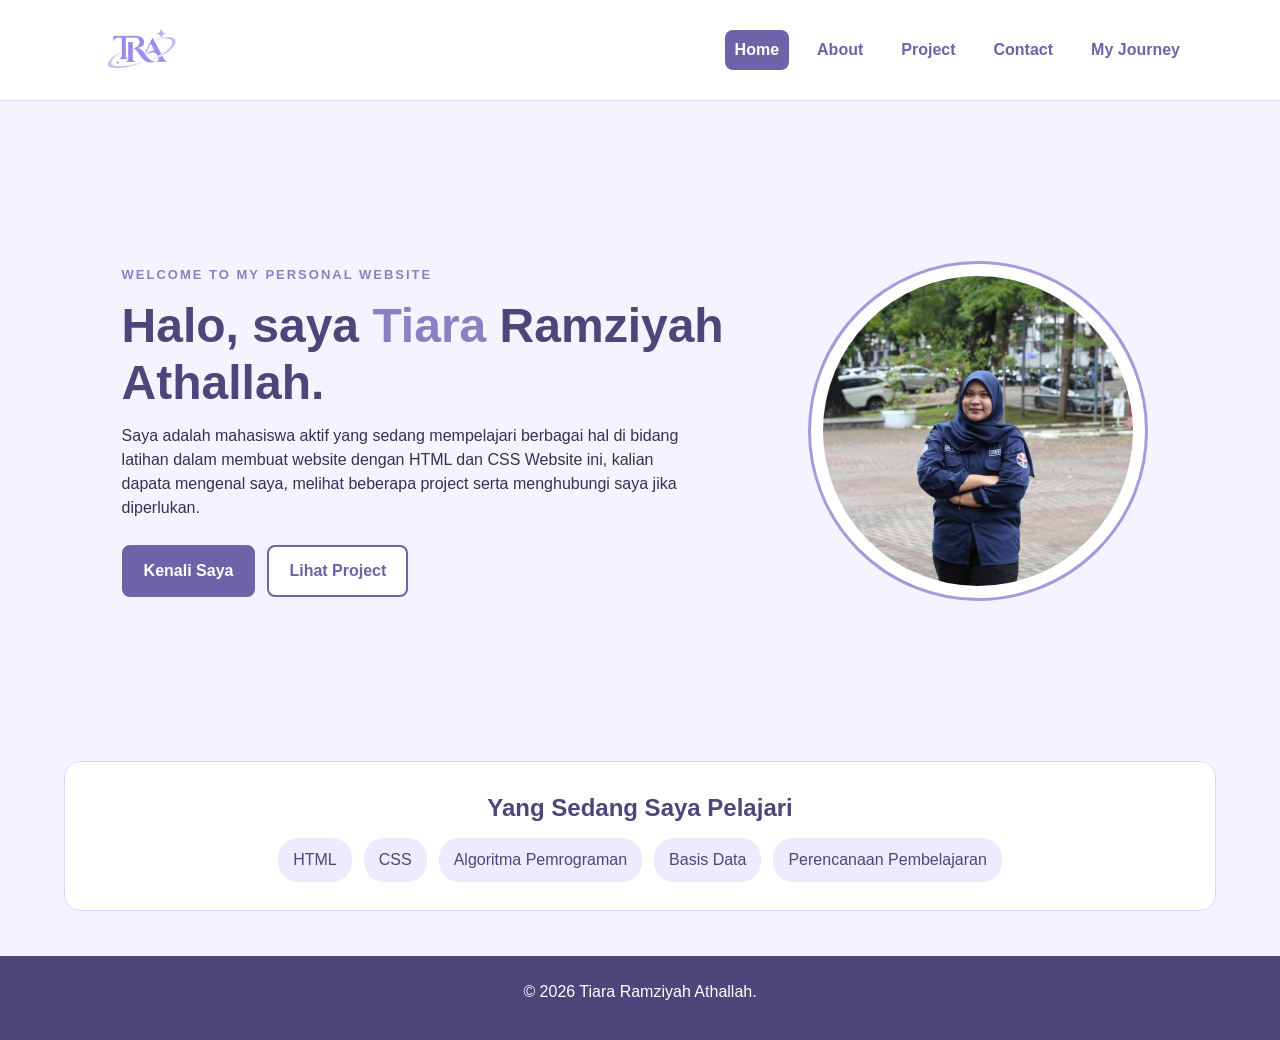
<file: index.html>
<!doctype html>
<html lang="id">
  <head>
    <meta charset="UTF-8" />
    <meta name="viewport" content="width=device-width, initial-scale=1.0" />
    <title>Home</title>
    <link rel="stylesheet" href="style.css" />
  </head>
  <body>
    <header id="header">
      <nav class="navbar">
        <img src="assets/TRA.png" alt="logo TRA" class="logo-TRA" />
        <div class="nav-links">
          <a class="active" href="index.html">Home</a>
          <a href="About.html">About</a>
          <a href="Project.html">Project</a>
          <a href="Contact.html">Contact</a>
          <a href="My%20Journey.html">My Journey</a>
        </div>
      </nav>
    </header>

    <main class="page-container">
      <section class="hero">
        <div class="hero-text">
          <p class="small-title">WELCOME TO MY PERSONAL WEBSITE</p>
          <h1>Halo, saya <span>Tiara</span> Ramziyah Athallah.</h1>
          <p class="description">
            Saya adalah mahasiswa aktif yang sedang mempelajari berbagai hal di bidang latihan dalam membuat website dengan HTML dan CSS 
            Website ini, kalian dapata mengenal saya, melihat beberapa project serta menghubungi saya jika diperlukan.</p>
          <div class="hero-buttons">
            <a class="button primary-button" href="About.html">Kenali Saya</a>
            <a class="button secondary-button" href="Project.html"
              >Lihat Project</a
            >
          </div>
        </div>

        <div class="hero-photo">
          <img src="assets/foto profile.JPG" alt="Foto profil Tiara" />
        </div>
      </section>

      <section class="section-box">
        <h2>Yang Sedang Saya Pelajari</h2>
        <div class="skill-list">
          <span>HTML</span>
          <span>CSS</span>
          <span>Algoritma Pemrograman</span>
          <span>Basis Data</span>
          <span>Perencanaan Pembelajaran</span>
        </div>
      </section>
    </main>

    <footer>
      <p>&copy; 2026 Tiara Ramziyah Athallah.</p>
    </footer>
  </body>
</html>
</file>
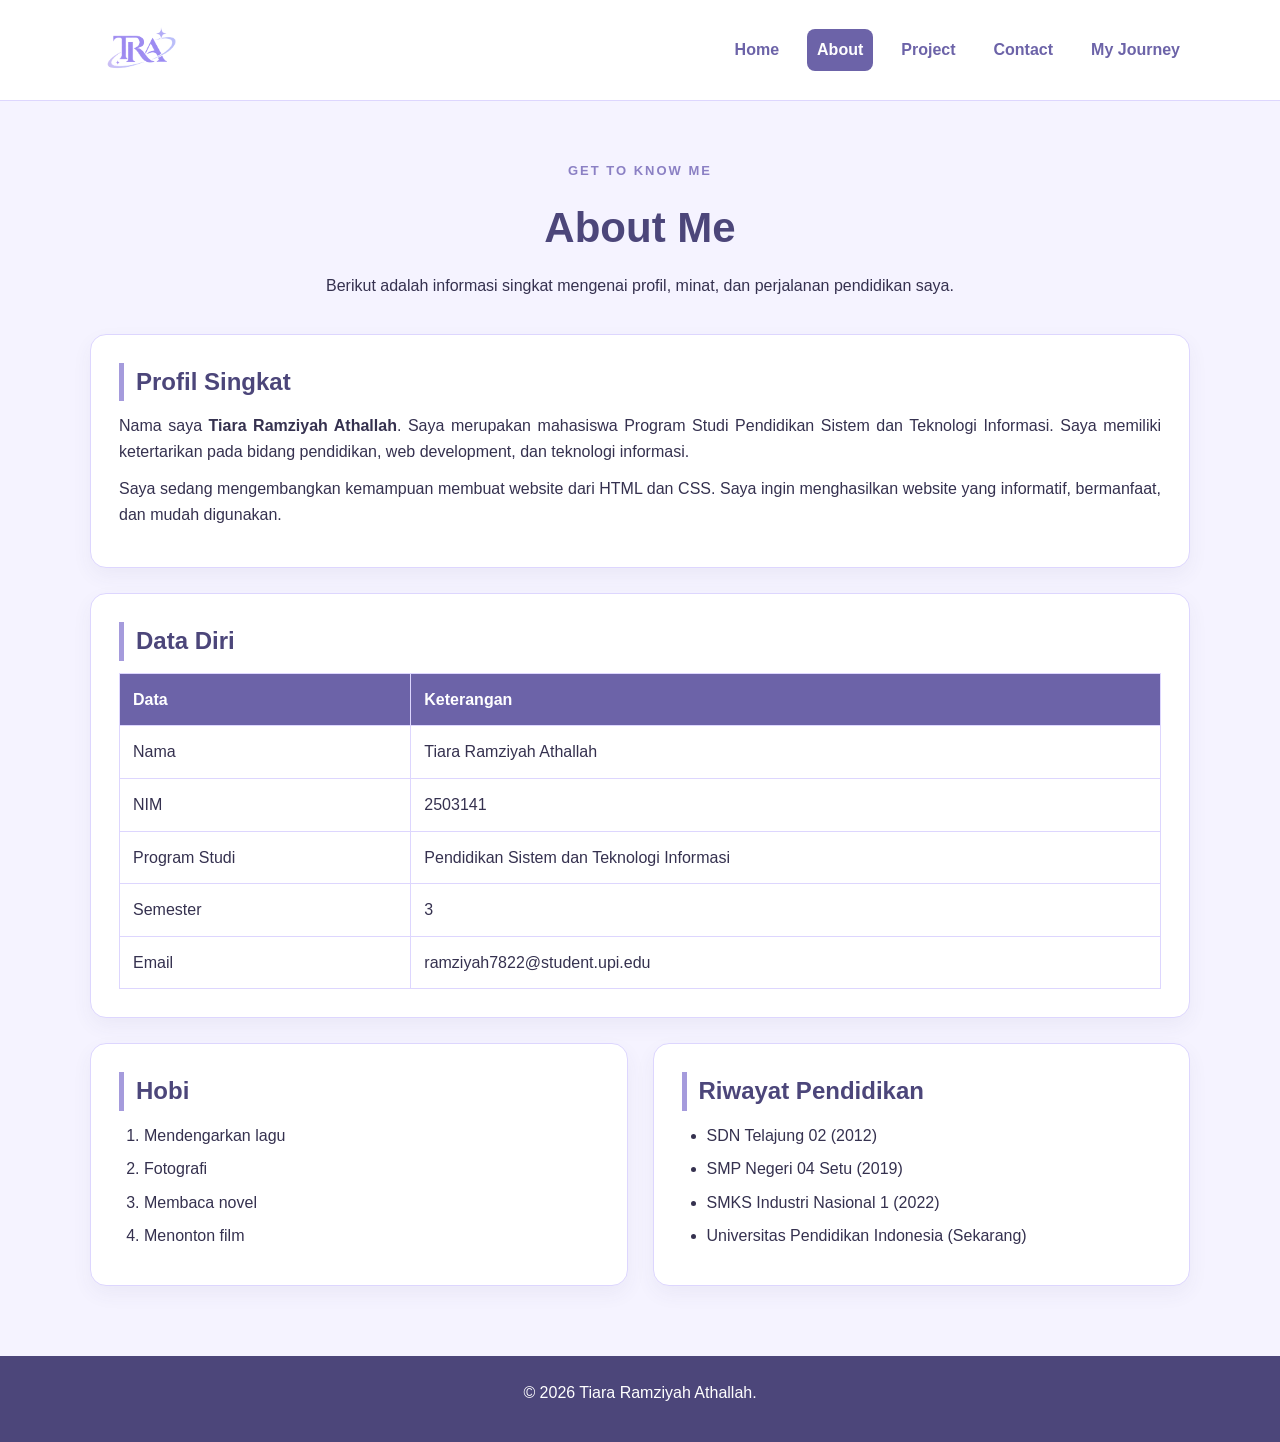
<file: About.html>
<!doctype html>
<html lang="id">
  <head>
    <meta charset="UTF-8" />
    <meta name="viewport" content="width=device-width, initial-scale=1.0" />
    <title>About</title>
    <link rel="stylesheet" href="about.css" />
  </head>
  <body>
    <header id="header">
      <nav class="navbar">
        <img src="assets/TRA.png" alt="logo TRA" class="logo-TRA" />
        <div class="nav-links">
          <a href="index.html">Home</a>
          <a class="active" href="About.html">About</a>
          <a href="Project.html">Project</a>
          <a href="Contact.html">Contact</a>
          <a href="My%20Journey.html">My Journey</a>
        </div>
      </nav>
    </header>

    <main class="page-container">
      <section class="page-heading">
        <p class="small-title">GET TO KNOW ME</p>
        <h1>About Me</h1>
        <p>
          Berikut adalah informasi singkat mengenai profil, minat, dan
          perjalanan pendidikan saya.
        </p>
      </section>

      <section class="about-card">
        <h2>Profil Singkat</h2>
        <p>
          Nama saya <strong>Tiara Ramziyah Athallah</strong>. Saya merupakan
          mahasiswa Program Studi Pendidikan Sistem dan Teknologi Informasi.
          Saya memiliki ketertarikan pada bidang pendidikan, web development,
          dan teknologi informasi.
        </p>
        <p>
          Saya sedang mengembangkan kemampuan membuat website dari HTML dan CSS.
          Saya ingin menghasilkan website yang informatif, bermanfaat, dan mudah
          digunakan.
        </p>
      </section>

      <section class="about-card">
        <h2>Data Diri</h2>
        <div class="table-wrapper">
          <table>
            <tr>
              <th>Data</th>
              <th>Keterangan</th>
            </tr>
            <tr>
              <td>Nama</td>
              <td>Tiara Ramziyah Athallah</td>
            </tr>
            <tr>
              <td>NIM</td>
              <td>2503141</td>
            </tr>
            <tr>
              <td>Program Studi</td>
              <td>Pendidikan Sistem dan Teknologi Informasi</td>
            </tr>
            <tr>
              <td>Semester</td>
              <td>3</td>
            </tr>
            <tr>
              <td>Email</td>
              <td>
              <a href="https://mail.google.com/mail/u/3/#inbox">ramziyah7822@student.upi.edu</a>
              </td>
            </tr>
          </table>
        </div>
      </section>

      <section class="two-column">
        <div class="about-card">
          <h2>Hobi</h2>
          <ol>
            <li>Mendengarkan lagu</li>
            <li>Fotografi</li>
            <li>Membaca novel</li>
            <li>Menonton film</li>
          </ol>
        </div>

        <div class="about-card">
          <h2>Riwayat Pendidikan</h2>
          <ul>
            <li>SDN Telajung 02 (2012)</li>
            <li>SMP Negeri 04 Setu (2019)</li>
            <li>SMKS Industri Nasional 1 (2022)</li>
            <li>Universitas Pendidikan Indonesia (Sekarang)</li>
          </ul>
        </div>
      </section>
    </main>

    <footer>
      <p>&copy; 2026 Tiara Ramziyah Athallah.</p>
    </footer>
  </body>
</html>
</file>
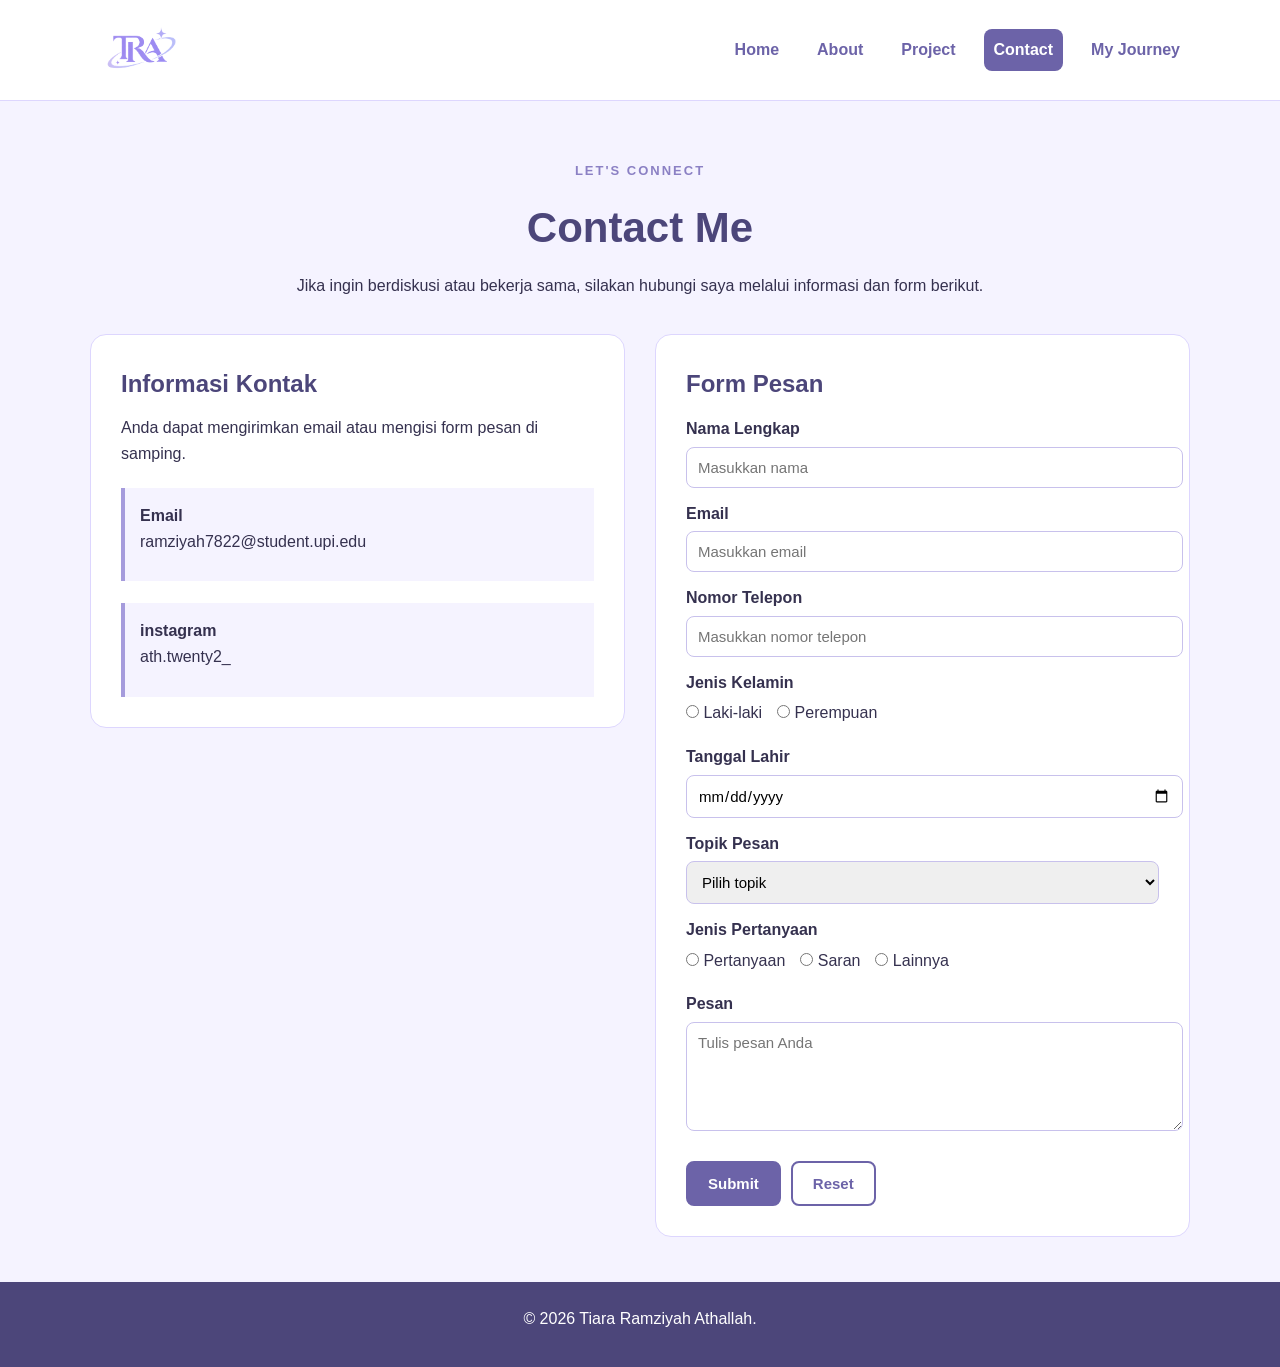
<file: Contact.html>
<!doctype html>
<html lang="id">
  <head>
    <meta charset="UTF-8" />
    <meta name="viewport" content="width=device-width, initial-scale=1.0" />
    <title>Contact</title>
    <link rel="stylesheet" href="contact.css" />
  </head>
  <body>
    <header id="header">
      <nav class="navbar">
        <img src="assets/TRA.png" alt="logo TRA" class="logo-TRA" />
        <div class="nav-links">
          <a href="index.html">Home</a>
          <a href="About.html">About</a>
          <a href="Project.html">Project</a>
          <a class="active" href="Contact.html">Contact</a>
          <a href="My%20Journey.html">My Journey</a>
        </div>
      </nav>
    </header>

    <main class="page-container">
      <section class="page-heading">
        <p class="small-title">LET'S CONNECT</p>
        <h1>Contact Me</h1>
        <p>
          Jika ingin berdiskusi atau bekerja sama, silakan hubungi saya melalui
          informasi dan form berikut.
        </p>
      </section>

      <section class="contact-layout">
        <div class="contact-info">
          <h2>Informasi Kontak</h2>
          <p>
            Anda dapat mengirimkan email atau mengisi form pesan di samping.
          </p>

          <div class="contact-item">
            <strong>Email</strong>
            <p>
              <a href="https://mail.google.com/mail/u/3/#inbox">ramziyah7822@student.upi.edu</a>

              </p>
          </div>

          <div class="contact-item">
            <strong>instagram</strong>
            <p>
              <a href ="https://www.instagram.com/ath.twenty2_/">ath.twenty2_</a>
            </p>
          </div>
        </div>

        <form class="contact-form">
          <h2>Form Pesan</h2>

          <label for="nama">Nama Lengkap</label>
          <input
            id="nama"
            type="text"
            name="nama"
            placeholder="Masukkan nama"
            required
          />

          <label for="email">Email</label>
          <input
            id="email"
            type="email"
            name="email"
            placeholder="Masukkan email"
            required
          />

          <label for="telepon">Nomor Telepon</label>
          <input
            id="telepon"
            type="tel"
            name="nomor_telepon"
            placeholder="Masukkan nomor telepon"
          />

          <label>Jenis Kelamin</label>
          <div class="radio-group">
            <label><input type="radio" name="jk" value="L" /> Laki-laki</label>
            <label><input type="radio" name="jk" value="P" /> Perempuan</label>
          </div>

          <label for="tanggal">Tanggal Lahir</label>
          <input id="tanggal" type="date" name="tanggal_lahir" />

          <label for="topik">Topik Pesan</label>
          <select id="topik" name="topik_pesan">
            <option value="">Pilih topik</option>
            <option value="Diskusi">Diskusi</option>
            <option value="Belajar">Belajar</option>
            <option value="Pekerjaan">Pekerjaan</option>
          </select>

          <label>Jenis Pertanyaan</label>
          <div class="radio-group">
            <label
              ><input type="radio" name="pertanyaan" value="Pertanyaan" />
              Pertanyaan</label
            >
            <label
              ><input type="radio" name="Saran" value="Saran" /> Saran</label
            >
            <label
              ><input type="radio" name="Lainnya" value="Lainnya" />
              Lainnya</label
            >
          </div>

          <label for="pesan">Pesan</label>
          <textarea
            id="pesan"
            name="pesan"
            rows="5"
            placeholder="Tulis pesan Anda"
          ></textarea>

          <div class="form-buttons">
            <input class="button primary-button" type="submit" value="Submit" />
            <input class="button secondary-button" type="reset" value="Reset" />
          </div>
        </form>
      </section>
    </main>

    <footer>
      <p>&copy; 2026 Tiara Ramziyah Athallah.</p>
    </footer>
  </body>
</html>
</file>
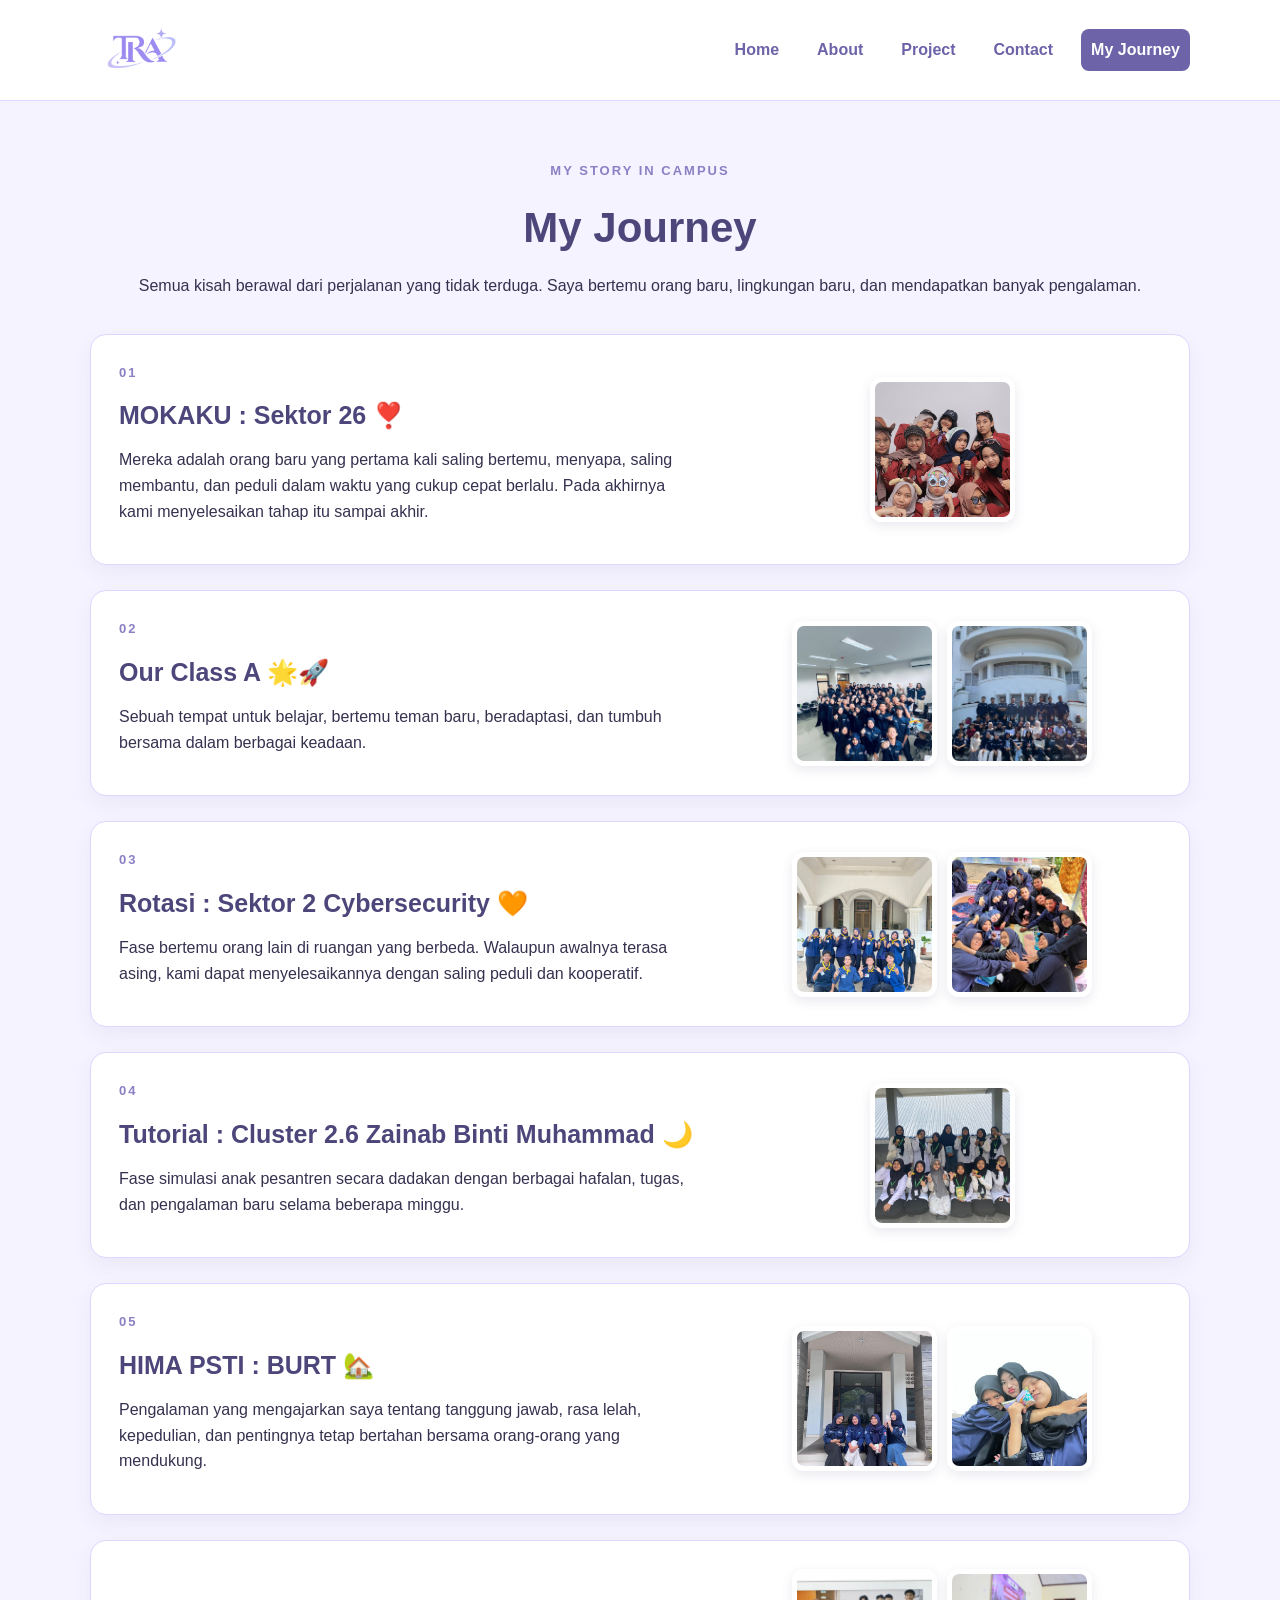
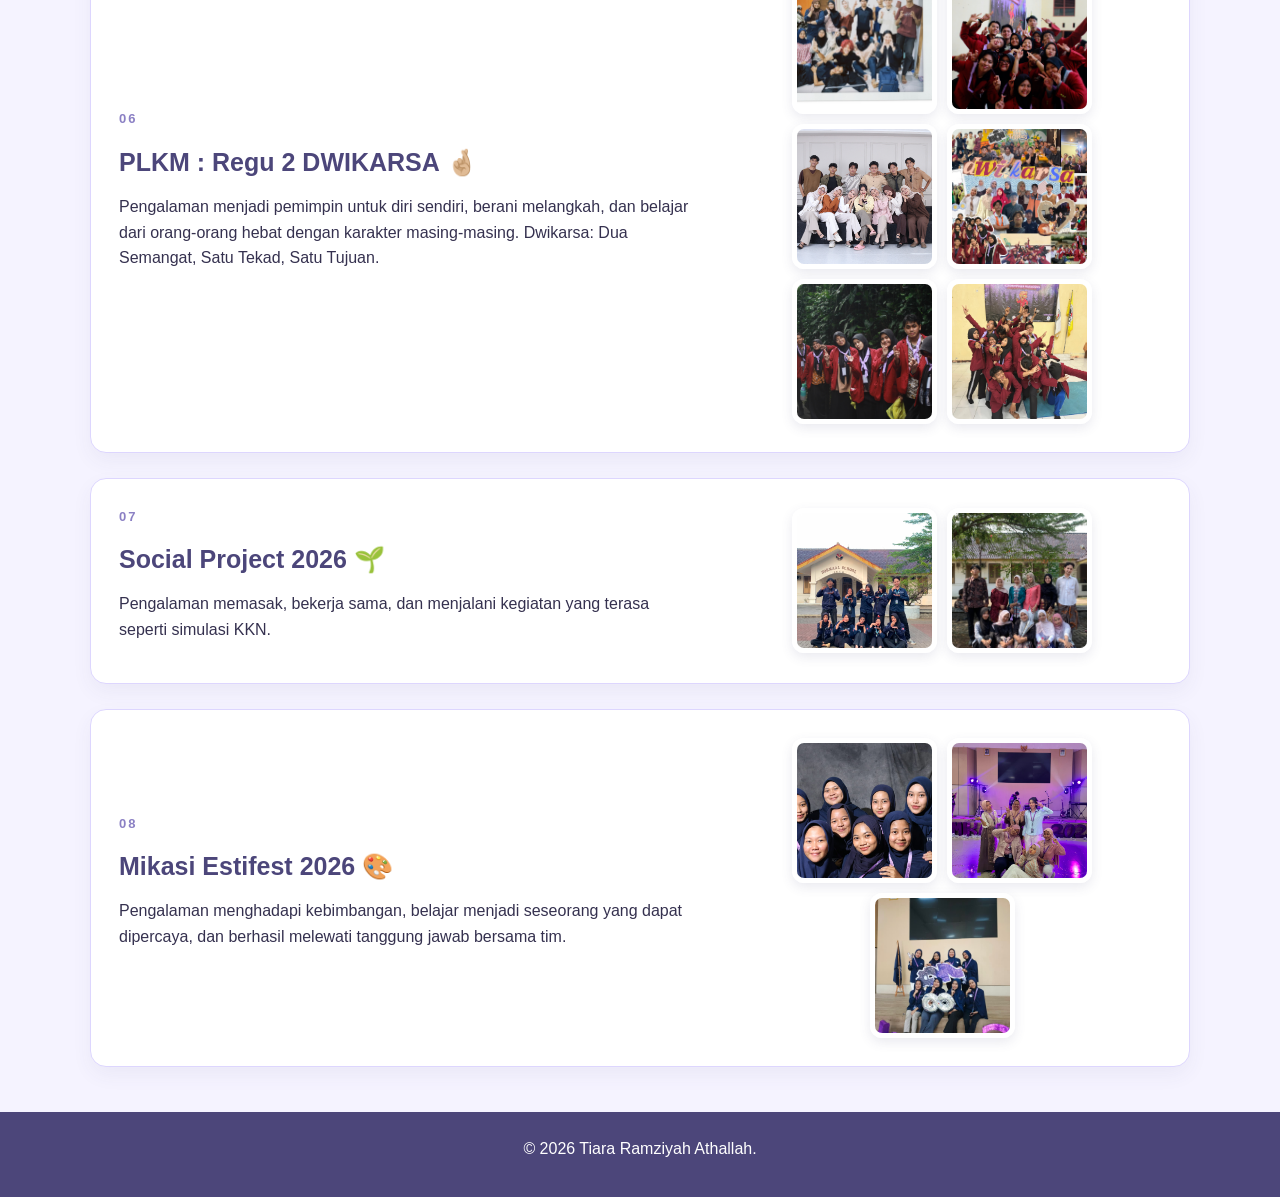
<file: My Journey.html>
<!doctype html>
<html lang="id">
  <head>
    <meta charset="UTF-8" />
    <meta name="viewport" content="width=device-width, initial-scale=1.0" />
    <title>My Journey</title>
    <link rel="stylesheet" href="my journey.css" />
  </head>
  <body>
    <header id="header">
      <nav class="navbar">
        <img src="assets/TRA.png" alt="logo TRA" class="logo-TRA" />
        <div class="nav-links">
          <a href="index.html">Home</a>
          <a href="About.html">About</a>
          <a href="Project.html">Project</a>
          <a href="Contact.html">Contact</a>
          <a class="active" href="My%20Journey.html">My Journey</a>
        </div>
      </nav>
    </header>

    <main class="page-container">
      <section class="page-heading">
        <p class="small-title">MY STORY IN CAMPUS</p>
        <h1>My Journey</h1>
        <p>
          Semua kisah berawal dari perjalanan yang tidak terduga. Saya bertemu
          orang baru, lingkungan baru, dan mendapatkan banyak pengalaman.
        </p>
      </section>

      <section class="journey-list">
        <article class="journey-card">
          <div class="journey-text">
            <p class="journey-number">01</p>
            <h2>MOKAKU : Sektor 26 ❣️</h2>
            <p>
              Mereka adalah orang baru yang pertama kali saling bertemu,
              menyapa, saling membantu, dan peduli dalam waktu yang cukup cepat
              berlalu. Pada akhirnya kami menyelesaikan tahap itu sampai akhir.
            </p>
          </div>
          <div class="journey-images">
            <img src="assets/Mokaku.jpeg" alt="Foto Mokaku" />
          </div>
        </article>

        <article class="journey-card">
          <div class="journey-text">
            <p class="journey-number">02</p>
            <h2>Our Class A 🌟🚀</h2>
            <p>
              Sebuah tempat untuk belajar, bertemu teman baru, beradaptasi, dan
              tumbuh bersama dalam berbagai keadaan.
            </p>
          </div>
          <div class="journey-images">
            <img src="assets/CLASS A.jpeg" alt="Foto Kelas A" />
            <img src="assets/Our class A.jpeg" alt="Foto Kelas A lainnya" />
          </div>
        </article>

        <article class="journey-card">
          <div class="journey-text">
            <p class="journey-number">03</p>
            <h2>Rotasi : Sektor 2 Cybersecurity 🧡</h2>
            <p>
              Fase bertemu orang lain di ruangan yang berbeda. Walaupun awalnya
              terasa asing, kami dapat menyelesaikannya dengan saling peduli dan
              kooperatif.
            </p>
          </div>
          <div class="journey-images">
            <img src="assets/Sektor2.jpeg" alt="Foto Sektor 2" />
            <img src="assets/cybersecurity2.jpeg" alt="Foto Cybersecurity" />
          </div>
        </article>

        <article class="journey-card">
          <div class="journey-text">
            <p class="journey-number">04</p>
            <h2>Tutorial : Cluster 2.6 Zainab Binti Muhammad 🌙</h2>
            <p>
              Fase simulasi anak pesantren secara dadakan dengan berbagai
              hafalan, tugas, dan pengalaman baru selama beberapa minggu.
            </p>
          </div>
          <div class="journey-images">
            <img src="assets/Tutorial.jpeg" alt="Foto Tutorial" />
          </div>
        </article>

        <article class="journey-card">
          <div class="journey-text">
            <p class="journey-number">05</p>
            <h2>HIMA PSTI : BURT 🏡</h2>
            <p>
              Pengalaman yang mengajarkan saya tentang tanggung jawab, rasa
              lelah, kepedulian, dan pentingnya tetap bertahan bersama
              orang-orang yang mendukung.
            </p>
          </div>
          <div class="journey-images">
            <img src="assets/BURT.jpeg" alt="Foto BURT" />
            <img src="assets/BURT2.jpeg" alt="Foto BURT lainnya" />
          </div>
        </article>

        <article class="journey-card">
          <div class="journey-text">
            <p class="journey-number">06</p>
            <h2>PLKM : Regu 2 DWIKARSA 🤞🏼</h2>
            <p>
              Pengalaman menjadi pemimpin untuk diri sendiri, berani melangkah,
              dan belajar dari orang-orang hebat dengan karakter masing-masing.
              Dwikarsa: Dua Semangat, Satu Tekad, Satu Tujuan.
            </p>
          </div>
          <div class="journey-images">
            <img src="assets/dwikarsa.jpeg" alt="Foto Dwikarsa" />
            <img src="assets/dwikarsa2.jpeg" alt="Foto Dwikarsa" />
            <img src="assets/dwikarsa3.jpeg" alt="Foto Dwikarsa" />
            <img src="assets/dwikarsa4.jpeg" alt="Foto Dwikarsa" />
            <img src="assets/dwikarsa5.jpeg" alt="Foto Dwikarsa" />
            <img src="assets/dwikarsa6.jpeg" alt="Foto Dwikarsa" />
          </div>
        </article>

        <article class="journey-card">
          <div class="journey-text">
            <p class="journey-number">07</p>
            <h2>Social Project 2026 🌱</h2>
            <p>
              Pengalaman memasak, bekerja sama, dan menjalani kegiatan yang
              terasa seperti simulasi KKN.
            </p>
          </div>
          <div class="journey-images">
            <img
              src="assets/Konsumci.jpeg"
              alt="Foto konsumsi social project"
            />
            <img
              src="assets/konsumci2.jpeg"
              alt="Foto konsumsi social project"
            />
          </div>
        </article>

        <article class="journey-card">
          <div class="journey-text">
            <p class="journey-number">08</p>
            <h2>Mikasi Estifest 2026 🎨</h2>
            <p>
              Pengalaman menghadapi kebimbangan, belajar menjadi seseorang yang
              dapat dipercaya, dan berhasil melewati tanggung jawab bersama tim.
            </p>
          </div>
          <div class="journey-images">
            <img src="assets/Eloria.jpeg" alt="Foto Eloria" />
            <img src="assets/Eloria2.jpeg" alt="Foto Eloria" />
            <img src="assets/Eloria3.jpeg" alt="Foto Eloria" />
          </div>
        </article>
      </section>
    </main>

    <footer>
      <p>&copy; 2026 Tiara Ramziyah Athallah.</p>
    </footer>
  </body>
</html>
</file>
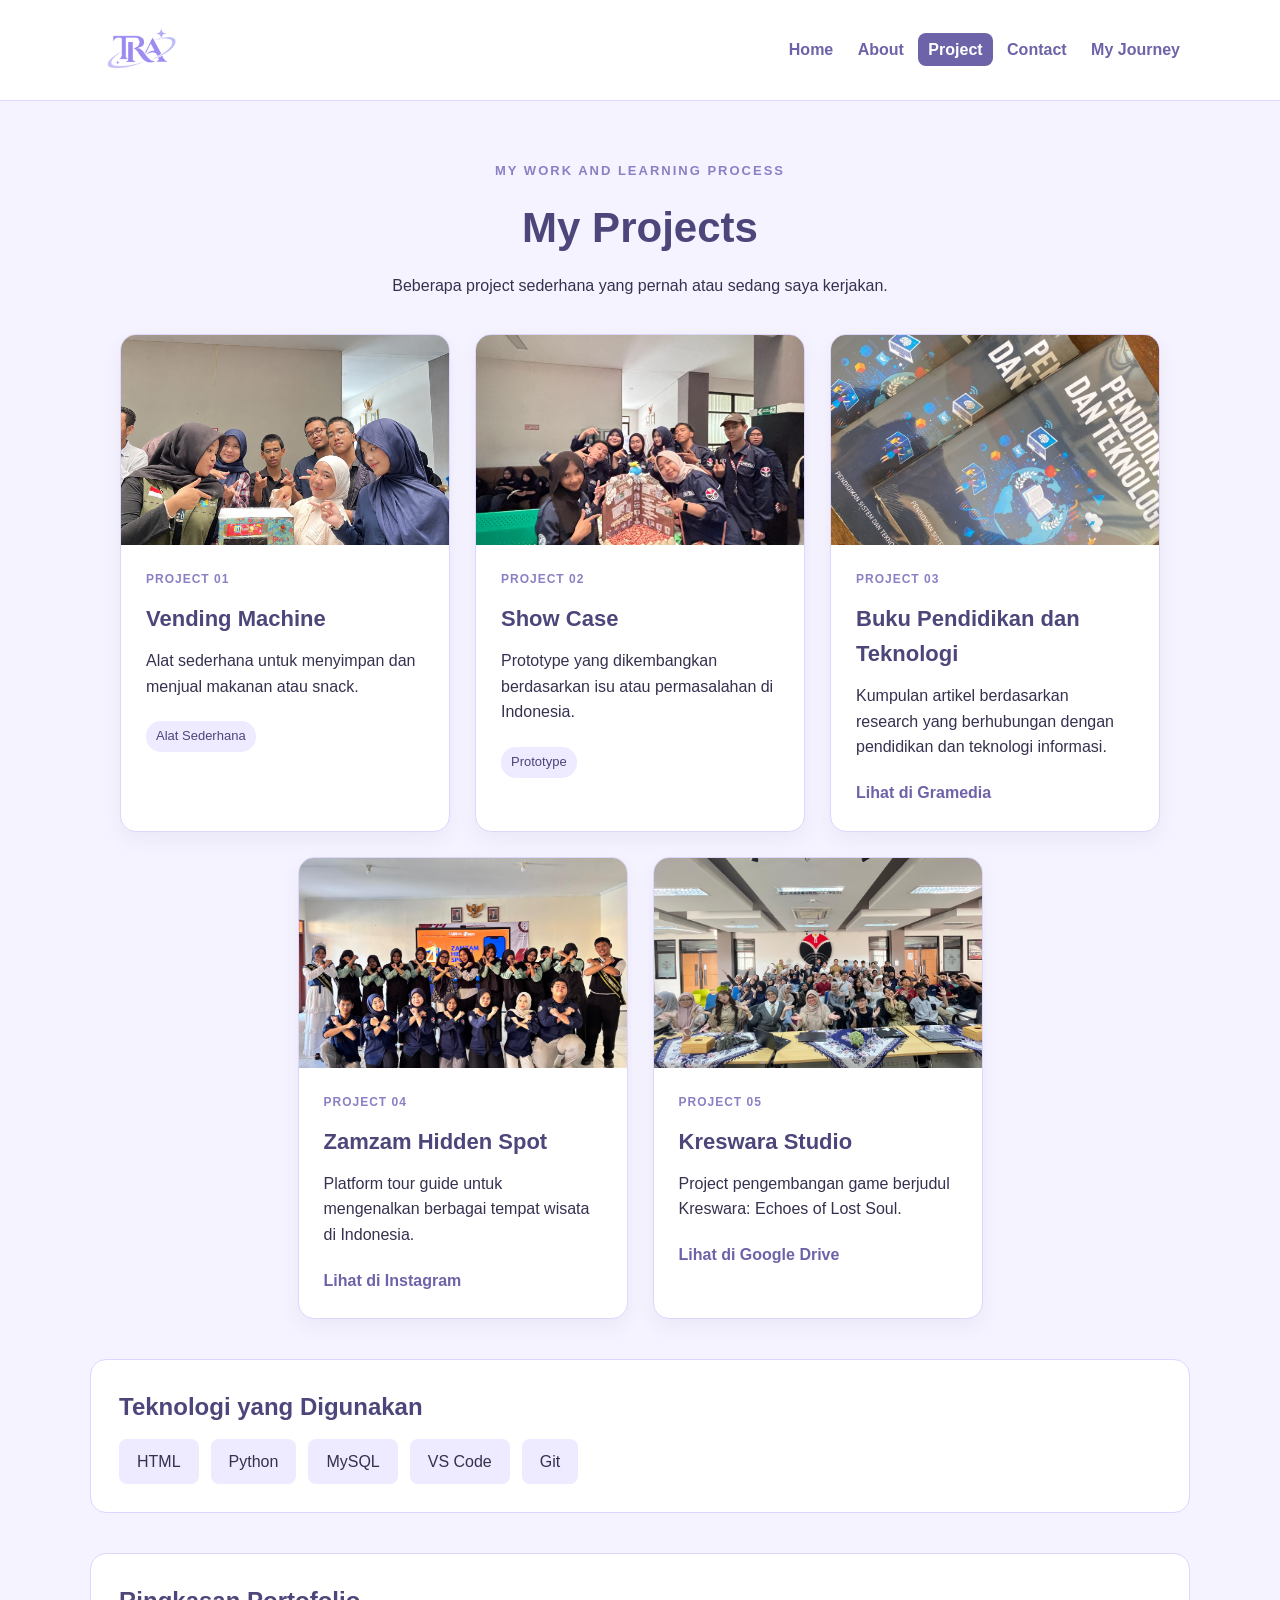
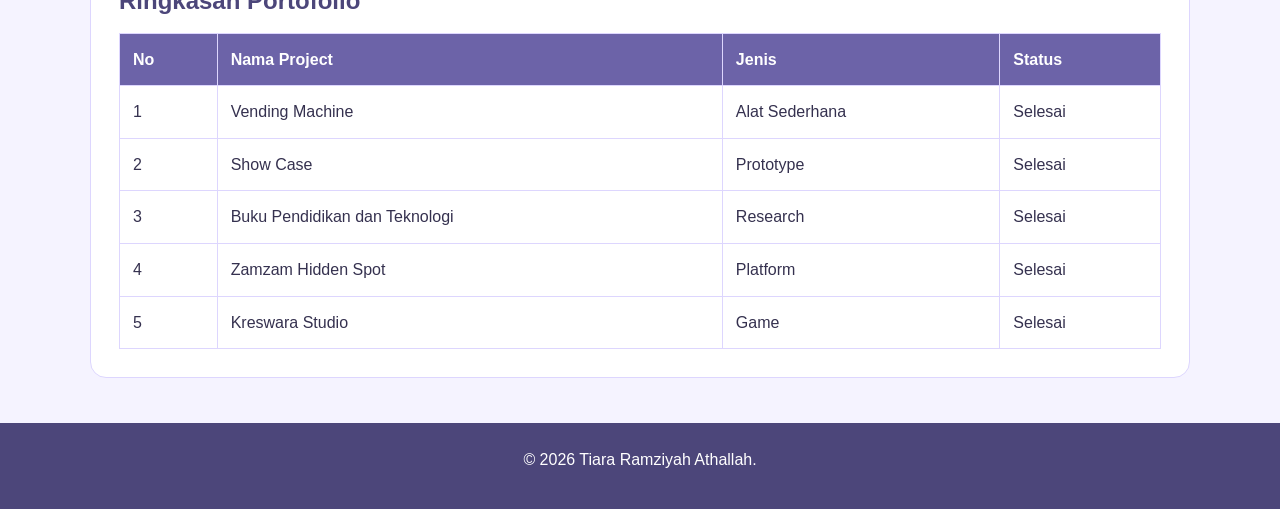
<file: Project.html>
<!doctype html>
<html lang="id">
  <head>
    <meta charset="UTF-8" />
    <meta name="viewport" content="width=device-width, initial-scale=1.0" />
    <title>Project</title>
    <link rel="stylesheet" href="project.css" />
  </head>
  <body>
    <header id="header">
      <nav class="navbar">
        <img src="assets/TRA.png" alt="logo TRA" class="logo-TRA" />
        <div class="nav-links">
          <a href="index.html">Home</a>
          <a href="About.html">About</a>
          <a class="active" href="Project.html">Project</a>
          <a href="Contact.html">Contact</a>
          <a href="My%20Journey.html">My Journey</a>
        </div>
      </nav>
    </header>

    <main class="page-container">
      <section class="page-heading">
        <p class="small-title">MY WORK AND LEARNING PROCESS</p>
        <h1>My Projects</h1>
        <p>Beberapa project sederhana yang pernah atau sedang saya kerjakan.</p>
      </section>

      <section class="project-grid">
        <div class="project-card">
          <img
            src="assets/Vending Machine.png"
            alt="Project Vending Machine"
          />
          <div class="project-content">
            <p class="project-number">PROJECT 01</p>
            <h2>Vending Machine</h2>
            <p>
              Alat sederhana untuk menyimpan dan menjual makanan atau snack.
            </p>
            <span class="tag">Alat Sederhana</span>
          </div>
        </div>

        <div class="project-card">
          <img src="assets/show case.jpeg" alt="Project Show Case" />
          <div class="project-content">
            <p class="project-number">PROJECT 02</p>
            <h2>Show Case</h2>
            <p>
              Prototype yang dikembangkan berdasarkan isu atau permasalahan di
              Indonesia.
            </p>
            <span class="tag">Prototype</span>
          </div>
        </div>

        <article class="project-card">
          <img src="assets/buku.jpeg" alt="Buku Pendidikan dan Teknologi" />
          <div class="project-content">
            <p class="project-number">PROJECT 03</p>
            <h2>Buku Pendidikan dan Teknologi</h2>
            <p>
              Kumpulan artikel berdasarkan research yang berhubungan dengan
              pendidikan dan teknologi informasi.
            </p>
            <a
              class="project-link"
              href="https://share.google/j2NNWNPDsgIvWYCzn"
              target="_blank"
              >Lihat di Gramedia</a
            >
          </div>
        </article>

        <article class="project-card">
          <img src="assets/ZHS.jpeg" alt="Project Zamzam Hidden Spot" />
          <div class="project-content">
            <p class="project-number">PROJECT 04</p>
            <h2>Zamzam Hidden Spot</h2>
            <p>
              Platform tour guide untuk mengenalkan berbagai tempat wisata di
              Indonesia.
            </p>
            <a
              class="project-link"
              href="https://www.instagram.com/reel/DWUD0rtExOj/?igsi=d2RscGtwcWxjcGRo"
              target="_blank"
              >Lihat di Instagram</a
            >
          </div>
        </article>

        <article class="project-card">
          <img
            src="assets/kreswara studio.jpeg"
            alt="Project Kreswara Studio"
          />
          <div class="project-content">
            <p class="project-number">PROJECT 05</p>
            <h2>Kreswara Studio</h2>
            <p>
              Project pengembangan game berjudul Kreswara: Echoes of Lost Soul.
            </p>
            <a
              class="project-link"
              href="https://drive.google.com/drive/folders/1HuHHis2mV_zRprQ1YF_F0_HT_79gNASW"
              target="_blank"
              >Lihat di Google Drive</a
            >
          </div>
        </article>
      </section>

      <section class="technology-box">
        <h2>Teknologi yang Digunakan</h2>
        <div class="technology-list">
          <span>HTML</span>
          <span>Python</span>
          <span>MySQL</span>
          <span>VS Code</span>
          <span>Git</span>
        </div>
      </section>

      <section class="summary-box">
        <h2>Ringkasan Portofolio</h2>
        <div class="table-wrapper">
          <table>
            <tr>
              <th>No</th>
              <th>Nama Project</th>
              <th>Jenis</th>
              <th>Status</th>
            </tr>
            <tr>
              <td>1</td>
              <td>Vending Machine</td>
              <td>Alat Sederhana</td>
              <td>Selesai</td>
            </tr>
            <tr>
              <td>2</td>
              <td>Show Case</td>
              <td>Prototype</td>
              <td>Selesai</td>
            </tr>
            <tr>
              <td>3</td>
              <td>Buku Pendidikan dan Teknologi</td>
              <td>Research</td>
              <td>Selesai</td>
            </tr>
            <tr>
              <td>4</td>
              <td>Zamzam Hidden Spot</td>
              <td>Platform</td>
              <td>Selesai</td>
            </tr>
            <tr>
              <td>5</td>
              <td>Kreswara Studio</td>
              <td>Game</td>
              <td>Selesai</td>
            </tr>
          </table>
        </div>
      </section>
    </main>

    <footer>
      <p>&copy; 2026 Tiara Ramziyah Athallah.</p>
    </footer>
  </body>
</html>
</file>
<file: style.css>
* {
    margin: 0;
    padding: 0;
}

body {
    background-color: #f5f3ff;
    color: #35314f;
    font-family: Arial, Helvetica, sans-serif;
    line-height: 1.5;
}

a {
    color: #6c63a8;
    text-decoration: none;
}

h1, h2, h3, p {
    margin-bottom: 12px;
}

h1, h2, h3 {
    color: #4c467a;
}

p {
    font-size: 16px;
}

img {
    max-width: 100%;
    display: block;
}

footer {
    margin-top: 45px;
    padding: 24px;
    background-color: #4c467a;
    color: #ffffff;
    text-align: center;
}


#header {
    background-color: #ffffff;
    border-bottom: 1px solid #ddd6fe;
}

.navbar {
    width: 90%;
    max-width: 1100px;
    min-height: 76px;
    margin: 0 auto;
    display: flex;
    justify-content: space-between;
    align-items: center;
    gap: 10px;
}

.logo-TRA{
    height: 100px;
    width: 100px;
}

.nav-links {
    display: flex;
    justify-content: center;
    align-items: center;
    flex-wrap: wrap;
    gap: 18px;
}

.nav-links a {
    padding: 8px 10px;
    font-weight: bold;
    transition: color 0.3s ease, background-color 0.3s ease;
}

.nav-links a:hover,
.nav-links a.active {
    color: #ffffff;
    background-color: #6c63a8;
    border-radius: 8px;
}

.page-container,
.hero {
    width: 90%;
    max-width: 100%;
    margin: 0 auto;
}

.small-title {
    color: #8b80c4;
    font-size: 13px;
    font-weight: bold;
    letter-spacing: 2px;
}

.button {
    display: inline-block;
    padding: 12px 20px;
    border: 2px solid #6c63a8;
    border-radius: 8px;
    font-weight: bold;
    cursor: pointer;
    transition: transform 0.3s ease, background-color 0.3s ease;
}

.button:hover {
    transform: translateY(-4px);
}

.primary-button {
    background-color: #6c63a8;
    color: #ffffff;
}

.primary-button:hover {
    background-color: #4c467a;
}

.secondary-button {
    background-color: #ffffff;
    color: #6c63a8;
}

.secondary-button:hover {
    background-color: #eeeaff;
}

.table-wrapper {
    overflow-x: auto;
}

table {
    width: 100%;
    border-collapse: collapse;
    background-color: #ffffff;
}

th, td {
    padding: 13px;
    border: 1px solid #ddd6fe;
    text-align: left;
}

th {
    background-color: #6c63a8;
    color: #ffffff;
}

.hero {
    min-height: 520px;
    padding: 70px 0;
    display: flex;
    justify-content: space-between;
    align-items: center;
    gap: 50px;
}

.hero-text {
    flex: 1;
}

.hero-text h1 {
    font-size: 48px;
    line-height: 1.2;
}

.hero-text h1 span {
    color: #8b80c4;
}

.description {
    max-width: 570px;
    margin-bottom: 25px;
}

.hero-buttons {
    display: flex;
    flex-wrap: wrap;
    gap: 12px;
}

.hero-photo {
    width: 310px;
    height: 310px;
    padding: 12px;
    margin: 10px;
    border: 3px solid #a59bdc;
    border-radius: 50%;
    background-color: #ffffff;
    animation: fadeIn 1.2s ease;
}

.hero-photo img {
    width: 100%;
    height: 100%;
    object-fit: cover;
    border-radius: 50%;
}

.section-box {
    padding: 28px;
    margin-bottom: 40px;
    background-color: #ffffff;
    border: 1px solid #ddd6fe;
    border-radius: 16px;
    text-align: center;
}

.skill-list {
    display: flex;
    justify-content: center;
    align-items: center;
    flex-wrap: wrap;
    gap: 12px;
}

.skill-list span {
    padding: 10px 15px;
    background-color: #eeeaff;
    border-radius: 20px;
    color: #4c467a;
    transition: background-color 0.3s ease, transform 0.3s ease;
}

.skill-list span:hover {
    background-color: #ddd6fe;
    transform: translateY(-3px);
}
</file>
<file: about.css>
* {
    box-sizing: border-box;
    margin: 0;
    padding: 0;
}

body {
    background-color: #f5f3ff;
    color: #35314f;
    font-family: Arial, Helvetica, sans-serif;
    line-height: 1.6;
}

a {
    color: #6c63a8;
    text-decoration: none;
}

h1, h2, h3, p {
    margin-bottom: 12px;
}

h1, h2, h3 {
    color: #4c467a;
}

p {
    font-size: 16px;
}

img {
    max-width: 100%;
    display: block;
}

footer {
    margin-top: 45px;
    padding: 24px;
    background-color: #4c467a;
    color: #ffffff;
    text-align: center;
}

#header {
    background-color: #ffffff;
    border-bottom: 1px solid #ddd6fe;
}

.navbar {
    width: 90%;
    max-width: 1100px;
    min-height: 76px;
    margin: 0 auto;
    display: flex;
    justify-content: space-between;
    align-items: center;
    gap: 20px;
}

.logo-TRA{
    height: 100px;
    width: 100px;
}

.nav-links {
    display: flex;
    justify-content: center;
    align-items: center;
    flex-wrap: wrap;
    gap: 18px;
}

.nav-links a {
    padding: 8px 10px;
    font-weight: bold;
    transition: color 0.3s ease, background-color 0.3s ease;
}

.nav-links a:hover,
.nav-links a.active {
    color: #ffffff;
    background-color: #6c63a8;
    border-radius: 8px;
}

.page-container,
.hero {
    width: 90%;
    max-width: 1100px;
    margin: 0 auto;
}

.page-container {
    padding-top: 60px;
}

.page-heading {
    text-align: center;
    margin-bottom: 35px;
}

.page-heading h1 {
    font-size: 42px;
}

.small-title {
    color: #8b80c4;
    font-size: 13px;
    font-weight: bold;
    letter-spacing: 2px;
}

.button {
    display: inline-block;
    padding: 12px 20px;
    border: 2px solid #6c63a8;
    border-radius: 8px;
    font-weight: bold;
    cursor: pointer;
    transition: transform 0.3s ease, background-color 0.3s ease;
}

.button:hover {
    transform: translateY(-4px);
}

.primary-button {
    background-color: #6c63a8;
    color: #ffffff;
}

.primary-button:hover {
    background-color: #4c467a;
}

.secondary-button {
    background-color: #ffffff;
    color: #6c63a8;
}

.secondary-button:hover {
    background-color: #eeeaff;
}

.table-wrapper {
    overflow-x: auto;
}

table {
    width: 100%;
    border-collapse: collapse;
    background-color: #ffffff;
}

th, td {
    padding: 13px;
    border: 1px solid #ddd6fe;
    text-align: left;
}

th {
    background-color: #6c63a8;
    color: #ffffff;
}

.about-card {
    padding: 28px;
    margin-bottom: 25px;
    background-color: #ffffff;
    border: 1px solid #ddd6fe;
    border-radius: 16px;
    box-shadow: 0 8px 20px rgba(76, 70, 122, 0.06);
}

.about-card h2 {
    border-left: 5px solid #a59bdc;
    padding-left: 12px;
}

.about-card p {
    text-align: justify;
}

.about-card ol,
.about-card ul {
    padding-left: 25px;
}

.about-card li {
    margin-bottom: 8px;
}

.about-card a {
    color: #35314f;
}


.two-column {
    display: flex;
    align-items: stretch;
    gap: 25px;
}

.two-column .about-card {
    flex: 1;
}
</file>
<file: contact.css>
* {
    margin: 0;
    padding: 0;
}

body {
    background-color: #f5f3ff;
    color: #35314f;
    font-family: Arial, Helvetica, sans-serif;
    line-height: 1.6;
}

a {
    color: #6c63a8;
    text-decoration: none;
}

h1, h2, h3, p {
    margin-bottom: 12px;
}

h1, h2, h3 {
    color: #4c467a;
}

p {
    font-size: 16px;
}

img {
    max-width: 100%;
    display: block;
}

footer {
    margin-top: 45px;
    padding: 24px;
    background-color: #4c467a;
    color: #ffffff;
    text-align: center;
}

#header {
    background-color: #ffffff;
    border-bottom: 1px solid #ddd6fe;
}

.navbar {
    width: 90%;
    max-width: 1100px;
    min-height: 76px;
    margin: 0 auto;
    display: flex;
    justify-content: space-between;
    align-items: center;
    gap: 20px;
}

.logo-TRA{
    height: 100px;
    width: 100px;
}

.nav-links {
    display: flex;
    justify-content: center;
    align-items: center;
    flex-wrap: wrap;
    gap: 18px;
}

.nav-links a {
    padding: 8px 10px;
    font-weight: bold;
    transition: color 0.3s ease, background-color 0.3s ease;
}

.nav-links a:hover,
.nav-links a.active {
    color: #ffffff;
    background-color: #6c63a8;
    border-radius: 8px;
}

.page-container,
.hero {
    width: 90%;
    max-width: 1100px;
    margin: 0 auto;
}

.page-container {
    padding-top: 60px;
}

.page-heading {
    text-align: center;
    margin-bottom: 35px;
}

.page-heading h1 {
    font-size: 42px;
}

.small-title {
    color: #8b80c4;
    font-size: 13px;
    font-weight: bold;
    letter-spacing: 2px;
}

.button {
    display: inline-block;
    padding: 12px 20px;
    border: 2px solid #6c63a8;
    border-radius: 8px;
    font-weight: bold;
    cursor: pointer;
    transition: transform 0.3s ease, background-color 0.3s ease;
}

.button:hover {
    transform: translateY(-4px);
}

.primary-button {
    background-color: #6c63a8;
    color: #ffffff;
}

.primary-button:hover {
    background-color: #4c467a;
}

.secondary-button {
    background-color: #ffffff;
    color: #6c63a8;
}

.secondary-button:hover {
    background-color: #eeeaff;
}

.table-wrapper {
    overflow-x: auto;
}

table {
    width: 100%;
    border-collapse: collapse;
    background-color: #ffffff;
}

th, td {
    padding: 13px;
    border: 1px solid #ddd6fe;
    text-align: left;
}

th {
    background-color: #6c63a8;
    color: #ffffff;
}

.contact-layout {
    display: flex;
    align-items: flex-start;
    gap: 30px;
}

.contact-info,
.contact-form {
    flex: 1;
    padding: 30px;
    background-color: #ffffff;
    border: 1px solid #ddd6fe;
    border-radius: 16px;
}

.contact-info {
    min-height: 300px;
}

.contact-item {
    margin-top: 22px;
    padding: 15px;
    border-left: 4px solid #a59bdc;
    background-color: #f5f3ff;
}

.contact-form label {
    display: block;
    margin-top: 13px;
    margin-bottom: 5px;
    font-weight: bold;
}

.contact-form input[type="text"],
.contact-form input[type="email"],
.contact-form input[type="tel"],
.contact-form input[type="date"],
.contact-form select,
.contact-form textarea {
    width: 100%;
    padding: 11px;
    border: 1px solid #c8c1ec;
    border-radius: 8px;
    font-family: Arial, Helvetica, sans-serif;
    font-size: 15px;
}

.contact-form input:focus,
.contact-form select:focus,
.contact-form textarea:focus {
    outline: 2px solid #a59bdc;
}

.contact-item a {
    color: #35314f;
}

.radio-group {
    display: flex;
    flex-wrap: wrap;
    gap: 15px;
}

.radio-group label {
    font-weight: normal;
    margin-top: 0;
}

.form-buttons {
    display: flex;
    flex-wrap: wrap;
    gap: 10px;
    margin-top: 22px;
}

.form-buttons input {
    font-size: 15px;
}
</file>
<file: my journey.css>
* {
    box-sizing: border-box;
    margin: 0;
    padding: 0;
}

body {
    background-color: #f5f3ff;
    color: #35314f;
    font-family: Arial, Helvetica, sans-serif;
    line-height: 1.6;
}

a {
    color: #6c63a8;
    text-decoration: none;
}

h1, h2, h3, p {
    margin-bottom: 12px;
}

h1, h2, h3 {
    color: #4c467a;
}

p {
    font-size: 16px;
}

img {
    max-width: 100%;
    display: block;
}

footer {
    margin-top: 45px;
    padding: 24px;
    background-color: #4c467a;
    color: #ffffff;
    text-align: center;
}

#header {
    background-color: #ffffff;
    border-bottom: 1px solid #ddd6fe;
}

.navbar {
    width: 90%;
    max-width: 1100px;
    min-height: 76px;
    margin: 0 auto;
    display: flex;
    justify-content: space-between;
    align-items: center;
    gap: 20px;
}

.logo-TRA{
    height: 100px;
    width: 100px;
}

.nav-links {
    display: flex;
    justify-content: center;
    align-items: center;
    flex-wrap: wrap;
    gap: 18px;
}

.nav-links a {
    padding: 8px 10px;
    font-weight: bold;
    transition: color 0.3s ease, background-color 0.3s ease;
}

.nav-links a:hover,
.nav-links a.active {
    color: #ffffff;
    background-color: #6c63a8;
    border-radius: 8px;
}

.page-container,
.hero {
    width: 90%;
    max-width: 1100px;
    margin: 0 auto;
}

.page-container {
    padding-top: 60px;
}

.page-heading {
    text-align: center;
    margin-bottom: 35px;
}

.page-heading h1 {
    font-size: 42px;
}

.small-title {
    color: #8b80c4;
    font-size: 13px;
    font-weight: bold;
    letter-spacing: 2px;
}

.button {
    display: inline-block;
    padding: 12px 20px;
    border: 2px solid #6c63a8;
    border-radius: 8px;
    font-weight: bold;
    cursor: pointer;
    transition: transform 0.3s ease, background-color 0.3s ease;
}

.button:hover {
    transform: translateY(-4px);
}

.primary-button {
    background-color: #6c63a8;
    color: #ffffff;
}

.primary-button:hover {
    background-color: #4c467a;
}

.secondary-button {
    background-color: #ffffff;
    color: #6c63a8;
}

.secondary-button:hover {
    background-color: #eeeaff;
}

.table-wrapper {
    overflow-x: auto;
}

table {
    width: 100%;
    border-collapse: collapse;
    background-color: #ffffff;
}

th, td {
    padding: 13px;
    border: 1px solid #ddd6fe;
    text-align: left;
}

th {
    background-color: #6c63a8;
    color: #ffffff;
}

.journey-list {
    display: flex;
    flex-direction: column;
    gap: 25px;
}

.journey-card {
    display: flex;
    align-items: center;
    gap: 30px;
    padding: 28px;
    background-color: #ffffff;
    border: 1px solid #ddd6fe;
    border-radius: 16px;
    box-shadow: 0 8px 20px rgba(76, 70, 122, 0.06);
    transition: transform 0.3s ease, border-color 0.3s ease;
}

.journey-card:hover {
    transform: translateY(-5px);
    border-color: #a59bdc;
}

.journey-text {
    flex: 1;
}

.journey-number {
    color: #8b80c4;
    font-size: 13px;
    font-weight: bold;
    letter-spacing: 2px;
}

.journey-text h2 {
    font-size: 25px;
}

.journey-images {
    width: 42%;
    display: flex;
    justify-content: center;
    align-items: center;
    flex-wrap: wrap;
    gap: 10px;
}

.journey-images img {
    width: 145px;
    height: 145px;
    object-fit: cover;
    border: 5px solid #ffffff;
    border-radius: 12px;
    box-shadow: 0 4px 12px rgba(76, 70, 122, 0.12);
    transition: transform 0.3s ease;
}

.journey-images img:hover {
    transform: scale(1.04);
}
</file>
<file: project.css>
/* ==================== RESET DAN DASAR ==================== */
* {
    box-sizing: border-box;
    margin: 0;
    padding: 0;
}

body {
    background-color: #f5f3ff;
    color: #35314f;
    font-family: Arial, Helvetica, sans-serif;
    line-height: 1.6;
}

a {
    color: #6c63a8;
    text-decoration: none;
}

h1, h2, h3, p {
    margin-bottom: 12px;
}

h1, h2, h3 {
    color: #4c467a;
}

p {
    font-size: 16px;
}

img {
    max-width: 100%;
    display: block;
}

footer {
    margin-top: 45px;
    padding: 24px;
    background-color: #4c467a;
    color: #ffffff;
    text-align: center;
}

#header {
    background-color: #ffffff;
    border-bottom: 1px solid #ddd6fe;
}

.navbar {
    width: 90%;
    max-width: 1100px;
    min-height: 76px;
    margin: 0 auto;
    display: flex;
    justify-content: space-between;
    align-items: center;
    gap: 20px;
}

.logo {
    color: #4c467a;
    font-size: 30px;
    font-weight: bold;
}

.logo-TRA{
    height: 100px;
    width: 100px;
}

.nav-links a {
    padding: 8px 10px;
    font-weight: bold;
    transition: color 0.3s ease, background-color 0.3s ease;
}

.nav-links a:hover,
.nav-links a.active {
    color: #ffffff;
    background-color: #6c63a8;
    border-radius: 8px;
}

.page-container,
.hero {
    width: 90%;
    max-width: 1100px;
    margin: 0 auto;
}

.page-container {
    padding-top: 60px;
}

.page-heading {
    text-align: center;
    margin-bottom: 35px;
}

.page-heading h1 {
    font-size: 42px;
}

.small-title {
    color: #8b80c4;
    font-size: 13px;
    font-weight: bold;
    letter-spacing: 2px;
}

.button {
    display: inline-block;
    padding: 12px 20px;
    border: 2px solid #6c63a8;
    border-radius: 8px;
    font-weight: bold;
    cursor: pointer;
    transition: transform 0.3s ease, background-color 0.3s ease;
}

.button:hover {
    transform: translateY(-4px);
}

.primary-button {
    background-color: #6c63a8;
    color: #ffffff;
}

.primary-button:hover {
    background-color: #4c467a;
}

.secondary-button {
    background-color: #ffffff;
    color: #6c63a8;
}

.secondary-button:hover {
    background-color: #eeeaff;
}

.table-wrapper {
    overflow-x: auto;
}

table {
    width: 100%;
    border-collapse: collapse;
    background-color: #ffffff;
}

th, td {
    padding: 13px;
    border: 1px solid #ddd6fe;
    text-align: left;
}

th {
    background-color: #6c63a8;
    color: #ffffff;
}

.project-grid {
    display: flex;
    justify-content: center;
    align-items: stretch;
    flex-wrap: wrap;
    gap: 25px;
}

.project-card {
    width: 330px;
    background-color: #ffffff;
    border: 1px solid #ddd6fe;
    border-radius: 16px;
    overflow: hidden;
    box-shadow: 0 8px 20px rgba(76, 70, 122, 0.06);
    transition: transform 0.3s ease, box-shadow 0.3s ease;
}

.project-card:hover {
    transform: translateY(-7px);
    box-shadow: 0 14px 25px rgba(76, 70, 122, 0.15);
}

.project-card img {
    width: 100%;
    height: 210px;
    object-fit: cover;
}

.project-content {
    padding: 25px;
}

.project-number {
    color: #8b80c4;
    font-size: 12px;
    font-weight: bold;
    letter-spacing: 1px;
}

.project-content h2 {
    font-size: 22px;
}

.tag {
    display: inline-block;
    margin-top: 10px;
    padding: 5px 10px;
    background-color: #eeeaff;
    color: #4c467a;
    border-radius: 15px;
    font-size: 13px;
}

.project-link {
    display: inline-block;
    margin-top: 8px;
    font-weight: bold;
    transition: color 0.3s ease;
}

.project-link:hover {
    color: #4c467a;
    text-decoration: underline;
}

.technology-box,
.summary-box {
    margin-top: 40px;
    padding: 28px;
    background-color: #ffffff;
    border: 1px solid #ddd6fe;
    border-radius: 16px;
}

.technology-list {
    display: flex;
    flex-wrap: wrap;
    gap: 12px;
}

.technology-list span {
    padding: 10px 18px;
    background-color: #eeeaff;
    border-radius: 8px;
}
</file>
